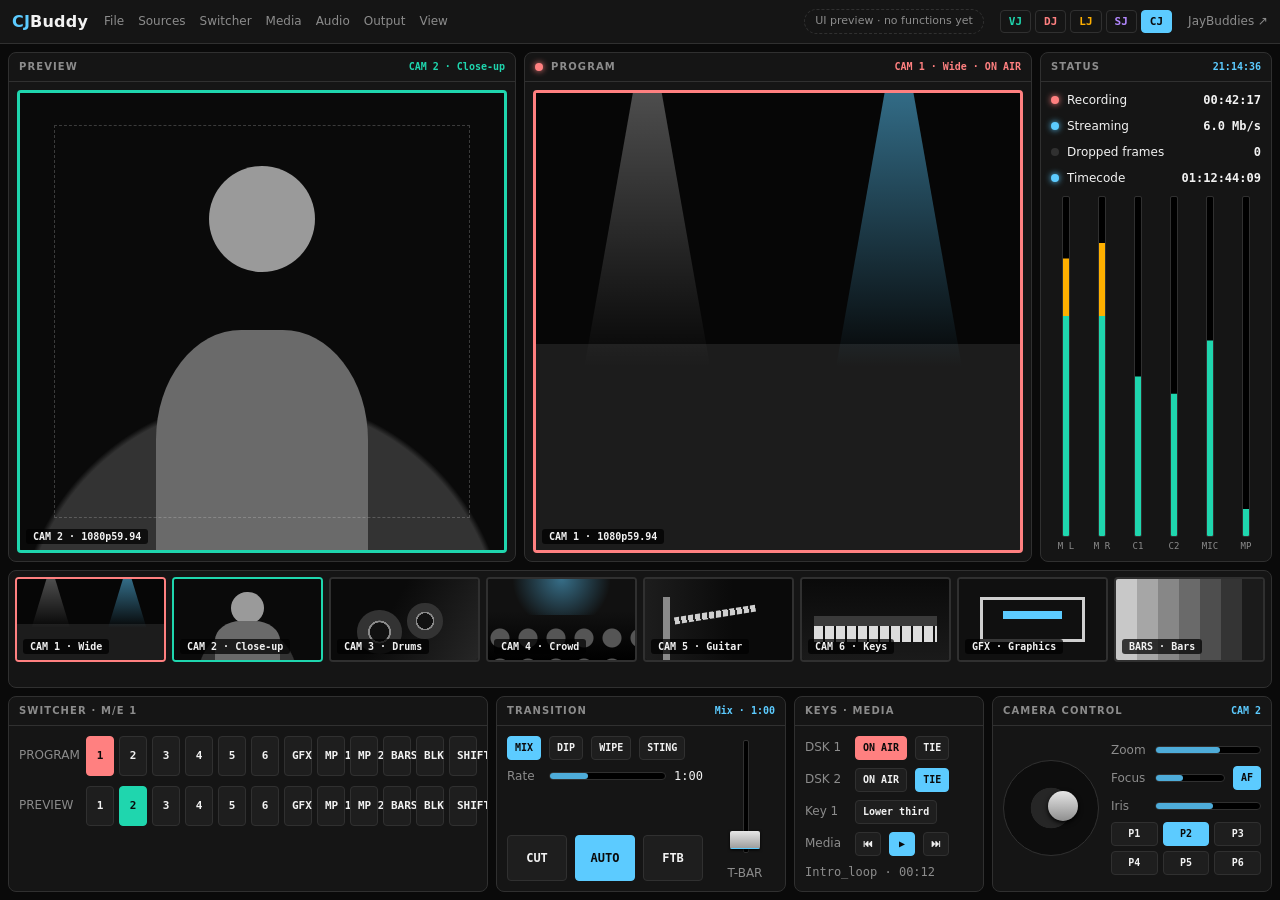
<file: apps/cj.html>
<!doctype html>
<html lang="en">
<head>
<meta charset="utf-8">
<meta name="viewport" content="width=device-width, initial-scale=1">
<title>CJBuddy · UI preview</title>
<link rel="icon" href="../favicon.svg" type="image/svg+xml">
<link rel="stylesheet" href="ui.css">
<style>
:root { --pvw: #1fd6ae; --pgm: #ff8080; }
main { display: grid; grid-template-rows: minmax(0, 1fr) 118px 196px; gap: 8px; min-height: 0; }
.top { display: grid; grid-template-columns: minmax(0, 1fr) minmax(0, 1fr) 232px; gap: 8px; min-height: 0; }
.mon { flex: 1; min-height: 0; display: grid; place-items: center; padding: 8px; }
.view { position: relative; height: 100%; max-width: 100%; aspect-ratio: 16 / 9; background: #000; border: 3px solid var(--t, var(--line)); border-radius: 4px; overflow: hidden; }
.view .tag { position: absolute; left: 6px; bottom: 6px; padding: 2px 7px; font: 600 10px var(--mono); background: #000b; border-radius: 3px; }
.view .safe { position: absolute; inset: 7%; border: 1px dashed #fff3; }
.pvw h3 em { color: var(--pvw); } .pgm h3 em { color: var(--pgm); }
/* Generated camera pictures: greys with one accent */
.shot { position: absolute; inset: 0; background: #0b0b0b; }
.shot::before, .shot::after { content: ""; position: absolute; }
.s1 { background: linear-gradient(#060606 55%, #1c1c1c 55%); }
.s1::before { left: 10%; top: -10%; width: 26%; height: 70%; background: linear-gradient(#fff5, transparent); clip-path: polygon(45% 0, 55% 0, 100% 100%, 0 100%); }
.s1::after { right: 12%; top: -10%; width: 26%; height: 70%; background: linear-gradient(color-mix(in srgb, var(--c) 60%, transparent), transparent); clip-path: polygon(45% 0, 55% 0, 100% 100%, 0 100%); }
.s2 { background: radial-gradient(circle at 50% 120%, #333 0 40%, #0a0a0a 41%); }
.s2::before { left: 39%; top: 16%; width: 22%; aspect-ratio: 1; border-radius: 50%; background: #9a9a9a; }
.s2::after { left: 28%; top: 52%; width: 44%; height: 60%; border-radius: 40% 40% 0 0; background: #6a6a6a; }
.s3 { background: linear-gradient(120deg, #0a0a0a 40%, #262626); }
.s3::before { left: 18%; top: 38%; width: 30%; aspect-ratio: 1; border-radius: 50%; background: radial-gradient(circle, #111 30%, #8a8a8a 31% 36%, #333 37%); }
.s3::after { left: 52%; top: 30%; width: 24%; aspect-ratio: 1; border-radius: 50%; background: radial-gradient(circle, #111 30%, #8a8a8a 31% 36%, #333 37%); }
.s4 { background: linear-gradient(#111 40%, #000); }
.s4::before { inset: 55% 0 0 0; background: radial-gradient(circle at 12px 14px, #555 0 9px, transparent 10px) 0 0 / 28px 30px; }
.s4::after { inset: 0 0 55% 0; background: radial-gradient(circle at 50% 0, color-mix(in srgb, var(--c) 50%, transparent), transparent 60%); }
.s5 { background: linear-gradient(90deg, #1d1d1d, #0a0a0a 60%); }
.s5::before { left: 12%; top: 22%; width: 5%; height: 78%; background: #8a8a8a; }
.s5::after { left: 20%; top: 40%; width: 56%; height: 9%; background: repeating-linear-gradient(90deg, #cfcfcf 0 5px, #222 5px 7px); transform: rotate(-9deg); }
.s6 { background: linear-gradient(#0a0a0a, #1a1a1a); }
.s6::before { left: 8%; right: 8%; top: 58%; height: 20%; background: repeating-linear-gradient(90deg, #dcdcdc 0 9px, #111 9px 11px); }
.s6::after { left: 8%; right: 8%; top: 46%; height: 12%; background: #3a3a3a; }
.s7 { background: #101010; }
.s7::before { inset: 22% 14%; border: 3px solid #cfcfcf; }
.s7::after { left: 30%; top: 40%; width: 40%; height: 9%; background: var(--c); }
.s8 { background: linear-gradient(90deg, #c8c8c8 0 14.3%, #a6a6a6 0 28.6%, #878787 0 42.9%, #6a6a6a 0 57.2%, #4e4e4e 0 71.5%, #343434 0 85.8%, #1b1b1b 0); }
.side .body { display: flex; flex-direction: column; gap: 10px; }
.stat { display: flex; align-items: center; gap: 8px; }
.stat b { margin-left: auto; font: 600 12px var(--mono); }
.aud { display: grid; grid-template-columns: repeat(6, 1fr); gap: 6px; flex: 1; min-height: 60px; }
.aud div { display: flex; flex-direction: column; align-items: center; gap: 4px; min-height: 0; font: 9px var(--mono); color: var(--dim); }
.aud .meter { flex: 1; align-self: center; width: 8px; }
.multi { display: grid; grid-template-columns: repeat(8, minmax(0, 1fr)); gap: 6px; padding: 6px; }
.multi .view { height: auto; width: 100%; border-width: 2px; }
.sw { display: grid; grid-template-columns: minmax(0, 1fr) 290px 190px 280px; gap: 8px; min-height: 0; }
.bus { display: grid; grid-template-columns: 62px repeat(12, minmax(0, 1fr)); align-items: center; gap: 5px; }
.bus .b { height: 40px; min-width: 0; font-size: 11px; }
.bus + .bus { margin-top: 10px; }
.tbar { display: grid; grid-template-columns: 1fr 60px; gap: 12px; height: 100%; }
.ptz { display: grid; grid-template-columns: 96px minmax(0, 1fr); gap: 12px; align-items: center; }
.stick { position: relative; width: 96px; height: 96px; border-radius: 50%; background: radial-gradient(circle, #262626 0 30%, #0d0d0d 31%); border: 1px solid var(--line); }
.stick::after { content: ""; position: absolute; left: 44px; top: 30px; width: 30px; height: 30px; border-radius: 50%; background: linear-gradient(#e6e6e6, #8f8f8f); box-shadow: 0 2px 5px #000; }
.grid3 { display: grid; grid-template-columns: repeat(3, 1fr); gap: 5px; }
</style>
</head>
<body data-app="cj">
<main>
  <div class="top">
    <section class="panel pvw"><h3>Preview <em>CAM 2 · Close-up</em></h3>
      <div class="mon"><div class="view" style="--t: var(--pvw)"><div class="shot s2"></div><div class="safe"></div><span class="tag">CAM 2 · 1080p59.94</span></div></div></section>
    <section class="panel pgm"><h3><span class="led rec"></span> Program <em>CAM 1 · Wide · ON AIR</em></h3>
      <div class="mon"><div class="view" style="--t: var(--pgm)"><div class="shot s1"></div><span class="tag">CAM 1 · 1080p59.94</span></div></div></section>
    <section class="panel side"><h3>Status <em>21:14:36</em></h3>
      <div class="body">
        <div class="stat"><span class="led rec"></span>Recording<b>00:42:17</b></div>
        <div class="stat"><span class="led on"></span>Streaming<b>6.0 Mb/s</b></div>
        <div class="stat"><span class="led"></span>Dropped frames<b>0</b></div>
        <div class="stat"><span class="led on"></span>Timecode<b>01:12:44:09</b></div>
        <div class="aud" id="aud"></div>
      </div></section>
  </div>

  <section class="panel multi" id="multi"></section>

  <div class="sw">
    <section class="panel"><h3>Switcher · M/E 1</h3><div class="body" id="buses"></div></section>

    <section class="panel"><h3>Transition <em>Mix · 1:00</em></h3>
      <div class="body tbar">
        <div class="col">
          <div class="row"><span class="b on">MIX</span><span class="b">DIP</span><span class="b">WIPE</span><span class="b">STING</span></div>
          <div class="row"><span class="dim" style="width:34px">Rate</span><span class="slide" style="--v:.33"></span><span class="mono">1:00</span></div>
          <div class="row" style="margin-top:auto"><span class="b xl">CUT</span><span class="b xl on">AUTO</span><span class="b xl">FTB</span></div>
        </div>
        <div class="col" style="align-items:center"><span class="fader wide" style="--v:.08"></span><span class="dim">T-BAR</span></div>
      </div></section>

    <section class="panel"><h3>Keys · Media</h3>
      <div class="body col">
        <div class="row"><span class="dim" style="width:42px">DSK 1</span><span class="b red">ON AIR</span><span class="b">TIE</span></div>
        <div class="row"><span class="dim" style="width:42px">DSK 2</span><span class="b">ON AIR</span><span class="b on">TIE</span></div>
        <div class="row"><span class="dim" style="width:42px">Key 1</span><span class="b">Lower third</span></div>
        <div class="row"><span class="dim" style="width:42px">Media</span><span class="b">⏮</span><span class="b on">▶</span><span class="b">⏭</span></div>
        <div class="dim mono" style="white-space:nowrap">Intro_loop · 00:12</div>
      </div></section>

    <section class="panel"><h3>Camera control <em>CAM 2</em></h3>
      <div class="body ptz">
        <div class="stick"></div>
        <div class="col">
          <div class="row"><span class="dim" style="width:36px">Zoom</span><span class="slide" style="--v:.62"></span></div>
          <div class="row"><span class="dim" style="width:36px">Focus</span><span class="slide" style="--v:.4"></span><span class="b on">AF</span></div>
          <div class="row"><span class="dim" style="width:36px">Iris</span><span class="slide" style="--v:.55"></span></div>
          <div class="grid3"><span class="b">P1</span><span class="b on">P2</span><span class="b">P3</span><span class="b">P4</span><span class="b">P5</span><span class="b">P6</span></div>
        </div>
      </div></section>
  </div>
</main>
<script src="ui.js"></script>
<script>
const { h, meter, btn } = UI;
UI.bar(['File', 'Sources', 'Switcher', 'Media', 'Audio', 'Output', 'View']);
const cams = ['Wide', 'Close-up', 'Drums', 'Crowd', 'Guitar', 'Keys', 'Graphics', 'Bars'];
const multi = document.getElementById('multi');
cams.forEach((n, i) => multi.append(h('div.view', { style: { '--t': i === 0 ? 'var(--pgm)' : i === 1 ? 'var(--pvw)' : 'var(--line)' } },
  h('div.shot.s' + (i + 1)), h('span.tag', (i < 6 ? 'CAM ' + (i + 1) : i === 6 ? 'GFX' : 'BARS') + ' · ' + n))));

const srcs = ['1', '2', '3', '4', '5', '6', 'GFX', 'MP 1', 'MP 2', 'BARS', 'BLK', 'SHIFT'];
const bus = (label, onIdx, cls) => h('div.bus', h('span.dim', label), srcs.map((s, i) => btn(s, i === onIdx ? cls : '')));
document.getElementById('buses').append(bus('PROGRAM', 0, 'red'), bus('PREVIEW', 1, 'green'));

[['M L', .78], ['M R', .76], ['C1', .6], ['C2', .3], ['MIC', .7], ['MP', .12]].forEach(([n, v]) =>
  document.getElementById('aud').append(h('div', meter(v), n)));
UI.animateMeters();
</script>
</body>
</html>
</file>
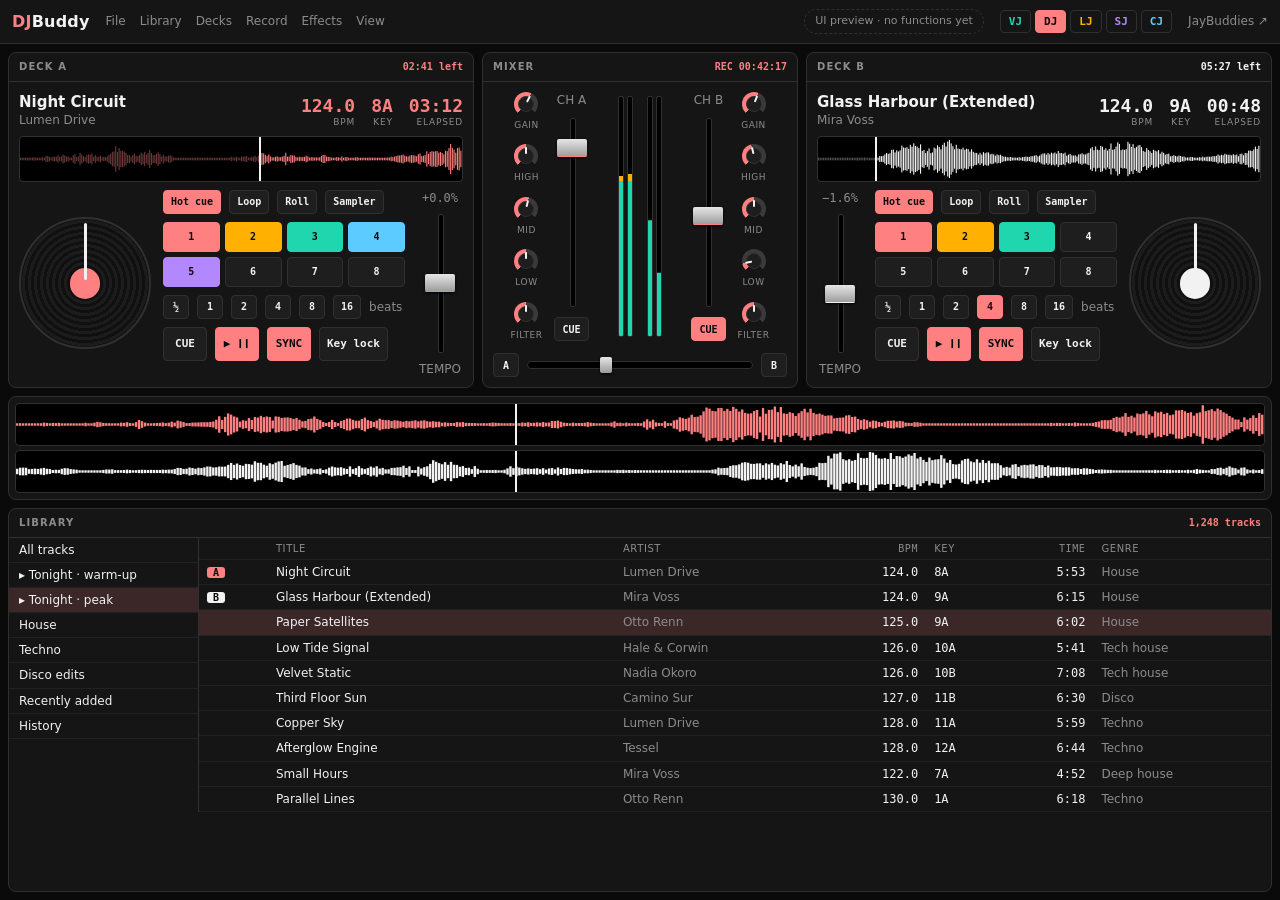
<file: apps/dj.html>
<!doctype html>
<html lang="en">
<head>
<meta charset="utf-8">
<meta name="viewport" content="width=device-width, initial-scale=1">
<title>DJBuddy · UI preview</title>
<link rel="icon" href="../favicon.svg" type="image/svg+xml">
<link rel="stylesheet" href="ui.css">
<style>
main { display: grid; grid-template-rows: 336px 104px minmax(0, 1fr); gap: 8px; min-height: 0; }
.decks { display: grid; grid-template-columns: minmax(0, 1fr) 316px minmax(0, 1fr); gap: 8px; min-height: 0; }
.deck { --k: var(--d); }
.deck .body { display: grid; grid-template-rows: auto 46px 1fr; gap: 8px; }
.deck h3 em { color: var(--d); }
.info { display: grid; grid-template-columns: 1fr auto auto auto; align-items: end; gap: 16px; }
.info .t { font-size: 15px; font-weight: 600; white-space: nowrap; overflow: hidden; text-overflow: ellipsis; }
.info .v { font: 600 18px var(--mono); color: var(--d); text-align: right; }
.info small { display: block; font-size: 9px; letter-spacing: .8px; text-transform: uppercase; color: var(--dim); text-align: right; }
.over { position: relative; background: #000; border: 1px solid var(--line); border-radius: 4px; overflow: hidden; }
.over::after, .scrollwave::after { content: ""; position: absolute; top: 0; bottom: 0; left: var(--at, 50%); width: 2px; background: var(--text); }
.ctl { display: grid; grid-template-columns: 132px 1fr 46px; gap: 12px; min-height: 0; }
.deck.right .ctl { grid-template-columns: 46px 1fr 132px; }
.platter { position: relative; align-self: center; width: 132px; height: 132px; border-radius: 50%; background: repeating-radial-gradient(circle, #1c1c1c 0 3px, #101010 3px 6px); border: 2px solid var(--line); }
.platter::before { content: ""; position: absolute; inset: 38%; border-radius: 50%; background: var(--d); }
.platter::after { content: ""; position: absolute; left: 50%; top: 4px; width: 3px; height: 44%; margin-left: -1.5px; background: var(--text); border-radius: 2px; transform-origin: 50% calc(100% + 6px); animation: turn 1.8s linear infinite; }
.deck.right .platter::after { animation-duration: 1.86s; }
@keyframes turn { to { transform: rotate(1turn); } }
.pads { display: grid; grid-template-columns: repeat(4, 1fr); gap: 5px; }
.pads .b { height: 30px; }
.pads .b.cue { color: var(--ink); background: var(--p); border-color: var(--p); }
.pitch { display: flex; flex-direction: column; align-items: center; gap: 4px; }
.mixer .body { display: grid; grid-template-rows: minmax(0, 1fr) auto; gap: 12px; }
.chs { display: grid; grid-template-columns: 1fr auto 1fr; gap: 12px; min-height: 0; }
.ch { display: grid; grid-template-columns: auto auto; justify-content: center; gap: 12px; min-height: 0; }
.ch .knobs { display: flex; flex-direction: column; justify-content: space-between; }
.ch .fad { display: flex; flex-direction: column; align-items: center; gap: 6px; min-height: 0; }
.mid { display: flex; gap: 3px; padding: 4px 0; }
.scrollwave { position: relative; background: #000; border: 1px solid var(--line); border-radius: 4px; overflow: hidden; }
.waves { display: grid; grid-template-rows: 1fr 1fr; gap: 4px; padding: 6px; }
.lib { display: grid; grid-template-columns: 190px minmax(0, 1fr); min-height: 0; }
.lib .list { border-right: 1px solid var(--line); }
td .tag { display: inline-block; min-width: 18px; padding: 0 5px; font: 700 10px var(--mono); color: var(--ink); border-radius: 3px; text-align: center; }
</style>
</head>
<body data-app="dj">
<main>
  <div class="decks">
    <section class="panel deck" style="--d: var(--dj)" id="deckA"></section>
    <section class="panel mixer"><h3>Mixer <em>REC 00:42:17</em></h3><div class="body" id="mixer"></div></section>
    <section class="panel deck right" style="--d: #f2f2f2" id="deckB"></section>
  </div>
  <section class="panel waves">
    <div class="scrollwave" style="--at: 40%"><canvas id="wA"></canvas></div>
    <div class="scrollwave" style="--at: 40%"><canvas id="wB"></canvas></div>
  </section>
  <section class="panel"><h3>Library <em>1,248 tracks</em></h3>
    <div class="lib">
      <div class="list" id="crates"></div>
      <div class="scroll"><table id="tracks"></table></div>
    </div></section>
</main>
<script src="ui.js"></script>
<script>
const { h, knob, fader, slide, meter, btn } = UI;
UI.bar(['File', 'Library', 'Decks', 'Record', 'Effects', 'View']);
const CUES = ['#ff8080', '#ffb000', '#1fd6ae', '#5ccbff', '#b388ff'];

function deck(id, side, t) {
  const pads = h('div.pads', Array.from({ length: 8 }, (_, i) => i < t.cues
    ? h('span.b.cue', { style: { '--p': CUES[i % CUES.length] } }, String(i + 1)) : btn(String(i + 1))));
  const center = h('div.col',
    h('div.row', btn('Hot cue', 'on'), btn('Loop'), btn('Roll'), btn('Sampler')), pads,
    h('div.row', btn('½'), btn('1'), btn('2'), btn('4', t.loop ? 'on' : ''), btn('8'), btn('16'), h('span.dim', 'beats')),
    h('div.row', btn('CUE', 'lg'), btn('▶ ❙❙', 'lg on'), btn('SYNC', 'lg' + (t.sync ? ' on' : '')), btn('Key lock', 'lg')));
  const platter = h('div.platter');
  const pitch = h('div.pitch', h('span.mono.dim', t.pitch), fader(t.pv, 'wide'), h('span.dim', 'TEMPO'));
  document.getElementById(id).append(
    h('h3', 'Deck ' + side, h('em', t.left + ' left')),
    h('div.body',
      h('div.info', h('div', h('div.t', t.title), h('div.dim', t.artist)),
        h('div', h('div.v', t.bpm), h('small', 'BPM')), h('div', h('div.v', t.key), h('small', 'Key')), h('div', h('div.v', t.time), h('small', 'Elapsed'))),
      h('div.over', { style: { '--at': t.at * 100 + '%' } }, h('canvas', { id: 'o' + side })),
      h('div.ctl', ...(side === 'A' ? [platter, center, pitch] : [pitch, center, platter]))));
}
deck('deckA', 'A', { title: 'Night Circuit', artist: 'Lumen Drive', bpm: '124.0', key: '8A', time: '03:12', left: '02:41', at: .54, cues: 5, sync: true, loop: false, pitch: '+0.0%', pv: .5 });
deck('deckB', 'B', { title: 'Glass Harbour (Extended)', artist: 'Mira Voss', bpm: '124.0', key: '9A', time: '00:48', left: '05:27', at: .13, cues: 3, sync: true, loop: true, pitch: '−1.6%', pv: .42 });

const ch = (name, o) => {
  const knobs = h('div.knobs', knob('Gain', o.g, 'sm'), knob('High', o.hi, 'sm'), knob('Mid', o.mid, 'sm'), knob('Low', o.lo, 'sm'), knob('Filter', .5, 'sm'));
  const fad = h('div.fad', h('span.dim', 'CH ' + name), fader(o.f, 'wide'), btn('CUE', o.cue ? 'on' : ''));
  return h('div.ch', ...(name === 'A' ? [knobs, fad] : [fad, knobs]));
};
document.getElementById('mixer').append(
  h('div.chs', ch('A', { g: .6, hi: .5, mid: .55, lo: .5, f: .86, cue: 0 }),
    h('div.mid', meter(.74), meter(.7), h('span', { style: { width: '8px' } }), meter(.42), meter(.4)),
    ch('B', { g: .58, hi: .45, mid: .5, lo: .12, f: .48, cue: 1 })),
  h('div.row', h('span.b', 'A'), slide(.34, 'thumb'), h('span.b', 'B')));

['All tracks', 'Tonight · warm-up', 'Tonight · peak', 'House', 'Techno', 'Disco edits', 'Recently added', 'History'].forEach((c, i) =>
  document.getElementById('crates').append(h('div' + (i === 2 ? '.sel' : ''), (i > 0 && i < 3 ? '▸ ' : '') + c)));
const rows = [
  ['A', 'Night Circuit', 'Lumen Drive', '124.0', '8A', '5:53', 'House'],
  ['B', 'Glass Harbour (Extended)', 'Mira Voss', '124.0', '9A', '6:15', 'House'],
  ['', 'Paper Satellites', 'Otto Renn', '125.0', '9A', '6:02', 'House'],
  ['', 'Low Tide Signal', 'Hale & Corwin', '126.0', '10A', '5:41', 'Tech house'],
  ['', 'Velvet Static', 'Nadia Okoro', '126.0', '10B', '7:08', 'Tech house'],
  ['', 'Third Floor Sun', 'Camino Sur', '127.0', '11B', '6:30', 'Disco'],
  ['', 'Copper Sky', 'Lumen Drive', '128.0', '11A', '5:59', 'Techno'],
  ['', 'Afterglow Engine', 'Tessel', '128.0', '12A', '6:44', 'Techno'],
  ['', 'Small Hours', 'Mira Voss', '122.0', '7A', '4:52', 'Deep house'],
  ['', 'Parallel Lines', 'Otto Renn', '130.0', '1A', '6:18', 'Techno'],
];
const T = document.getElementById('tracks');
T.append(h('tr', ['', 'Title', 'Artist', 'BPM', 'Key', 'Time', 'Genre'].map((x, i) => h('th' + (i === 3 || i === 5 ? '.n' : ''), x))));
rows.forEach((r, i) => T.append(h('tr' + (i === 2 ? '.sel' : ''),
  h('td', r[0] ? h('span.tag', { style: { background: r[0] === 'A' ? 'var(--dj)' : '#f2f2f2' } }, r[0]) : ''),
  h('td', r[1]), h('td.dim', r[2]), h('td.n', r[3]), h('td.mono', r[4]), h('td.n', r[5]), h('td.dim', r[6]))));

const red = getComputedStyle(document.body).getPropertyValue('--dj').trim();
UI.wave(document.getElementById('oA'), { seed: 11, color: red, played: .54, bars: 260, dimColor: '#6b3a3a' });
UI.wave(document.getElementById('oB'), { seed: 29, color: '#f2f2f2', played: .13, bars: 260, dimColor: '#555' });
UI.wave(document.getElementById('wA'), { seed: 5, color: red, bars: 420, played: 0 });
UI.wave(document.getElementById('wB'), { seed: 41, color: '#f2f2f2', bars: 420, played: 0 });
UI.animateMeters();
</script>
</body>
</html>
</file>
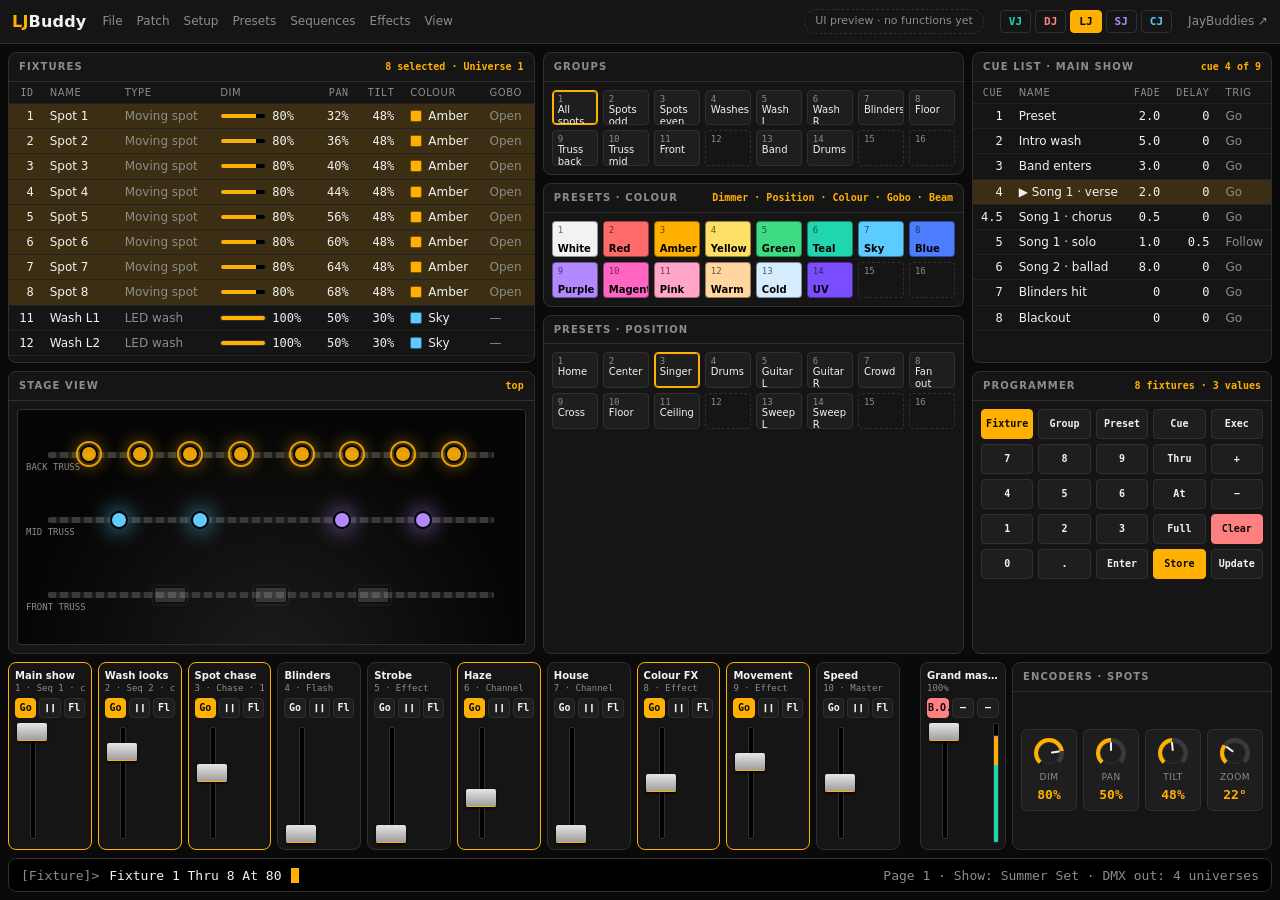
<file: apps/lj.html>
<!doctype html>
<html lang="en">
<head>
<meta charset="utf-8">
<meta name="viewport" content="width=device-width, initial-scale=1">
<title>LJBuddy · UI preview</title>
<link rel="icon" href="../favicon.svg" type="image/svg+xml">
<link rel="stylesheet" href="ui.css">
<style>
main { display: grid; grid-template-rows: minmax(0, 1fr) 188px 34px; gap: 8px; min-height: 0; }
.work { display: grid; grid-template-columns: minmax(0, 1.25fr) minmax(0, 1fr) 300px; gap: 8px; min-height: 0; }
.stack { display: grid; grid-template-rows: minmax(0, 1.1fr) minmax(0, 1fr); gap: 8px; min-height: 0; }
.stack3 { display: grid; grid-template-rows: auto auto minmax(0, 1fr); gap: 8px; min-height: 0; }
td .sw { display: inline-block; width: 12px; height: 12px; margin-right: 6px; vertical-align: -2px; border-radius: 2px; border: 1px solid #0008; }
td .lvl { display: inline-block; width: 46px; height: 6px; margin-right: 6px; background: #000; border: 1px solid var(--line); border-radius: 3px; overflow: hidden; vertical-align: 1px; }
td .lvl i { display: block; height: 100%; width: var(--v); background: var(--c); }
.stage { position: relative; flex: 1; min-height: 0; margin: 8px; background: radial-gradient(ellipse at 50% 110%, #1c1c1c, #050505 70%); border: 1px solid var(--line); border-radius: 4px; overflow: hidden; }
.truss { position: absolute; left: 6%; right: 6%; height: 6px; background: repeating-linear-gradient(90deg, #3a3a3a 0 8px, #1c1c1c 8px 12px); border-radius: 2px; }
.fx { position: absolute; width: 18px; height: 18px; margin: -9px; border-radius: 50%; background: var(--f); opacity: var(--o); box-shadow: 0 0 calc(var(--o) * 22px) var(--f); border: 2px solid #000; }
.fx.sel { outline: 2px solid var(--c); outline-offset: 2px; }
.fx.bar { width: 34px; margin-left: -17px; border-radius: 3px; }
.stage small { position: absolute; left: 8px; font: 9px var(--mono); color: var(--dim); }
.pool { display: grid; grid-template-columns: repeat(8, minmax(0, 1fr)); gap: 5px; padding: 8px; }
.cell { position: relative; aspect-ratio: 1 / .78; padding: 3px 5px; font-size: 10px; line-height: 1.2; background: var(--panel2); border: 1px solid var(--line); border-radius: 4px; overflow: hidden; }
.cell b { display: block; font: 9px var(--mono); color: var(--dim); font-weight: 400; }
.cell.empty { background: none; border-style: dashed; }
.cell.sel { border-color: var(--c); box-shadow: inset 0 0 0 1px var(--c); }
.cell.col { color: #000; border-color: #0006; background: var(--f); font-weight: 600; }
.cell.col b { color: #0009; }
.keys { display: grid; grid-template-columns: repeat(5, minmax(0, 1fr)); gap: 5px; padding: 8px; }
.keys .b { height: 30px; min-width: 0; padding: 0; }
.execs { display: grid; grid-template-columns: repeat(10, minmax(0, 1fr)) 8px 86px 260px; gap: 6px; min-height: 0; }
.ex { display: grid; grid-template-rows: auto auto minmax(0, 1fr); gap: 5px; padding: 6px; background: var(--panel); border: 1px solid var(--line); border-radius: 8px; min-height: 0; }
.ex.run { border-color: var(--c); }
.ex .nm { font-size: 10px; font-weight: 600; white-space: nowrap; overflow: hidden; text-overflow: ellipsis; }
.ex .nm small { display: block; font: 9px var(--mono); color: var(--dim); font-weight: 400; }
.ex .bt { display: grid; grid-template-columns: repeat(3, 1fr); gap: 3px; }
.ex .bt .b { min-width: 0; height: 20px; padding: 0; }
.ex .fd { display: flex; justify-content: center; gap: 6px; min-height: 0; }
.ex.gm { border-color: var(--line); }
.enc { display: grid; grid-template-columns: repeat(4, 1fr); gap: 6px; padding: 8px; align-content: center; height: 100%; }
.enc div { display: grid; justify-items: center; gap: 4px; padding: 8px 4px; background: var(--panel2); border: 1px solid var(--line); border-radius: 6px; }
.enc b { font: 600 13px var(--mono); color: var(--c); }
.cmd { display: flex; align-items: center; gap: 10px; padding: 0 12px; font: 13px var(--mono); background: #000; border: 1px solid var(--line); border-radius: 8px; }
.cmd i { width: 8px; height: 15px; background: var(--c); animation: blink 1s steps(1) infinite; }
@keyframes blink { 50% { opacity: 0; } }
</style>
</head>
<body data-app="lj">
<main>
  <div class="work">
    <div class="stack">
      <section class="panel"><h3>Fixtures <em>8 selected · Universe 1</em></h3><div class="scroll"><table id="fix"></table></div></section>
      <section class="panel"><h3>Stage view <em>top</em></h3><div class="stage" id="stage"></div></section>
    </div>

    <div class="stack3">
      <section class="panel"><h3>Groups</h3><div class="pool" id="groups"></div></section>
      <section class="panel"><h3>Presets · Colour <em>Dimmer · Position · Colour · Gobo · Beam</em></h3><div class="pool" id="colors"></div></section>
      <section class="panel"><h3>Presets · Position</h3><div class="pool" id="pos"></div></section>
    </div>

    <div class="stack">
      <section class="panel"><h3>Cue list · Main show <em>cue 4 of 9</em></h3><div class="scroll"><table id="cues"></table></div></section>
      <section class="panel"><h3>Programmer <em>8 fixtures · 3 values</em></h3><div class="keys" id="keys"></div></section>
    </div>
  </div>

  <div class="execs" id="execs"></div>

  <div class="cmd"><span class="dim">[Fixture]&gt;</span><span>Fixture 1 Thru 8 At 80</span><i></i><span class="grow" style="flex:1"></span><span class="dim">Page 1 · Show: Summer Set · DMX out: 4 universes</span></div>
</main>
<script src="ui.js"></script>
<script>
const { h, knob, fader, meter, btn } = UI;
UI.bar(['File', 'Patch', 'Setup', 'Presets', 'Sequences', 'Effects', 'View']);

const FX = [
  [1, 'Spot 1', 'Moving spot', 80, 32, 48, '#ffb000', 'Amber', 'Open'], [2, 'Spot 2', 'Moving spot', 80, 36, 48, '#ffb000', 'Amber', 'Open'],
  [3, 'Spot 3', 'Moving spot', 80, 40, 48, '#ffb000', 'Amber', 'Open'], [4, 'Spot 4', 'Moving spot', 80, 44, 48, '#ffb000', 'Amber', 'Open'],
  [5, 'Spot 5', 'Moving spot', 80, 56, 48, '#ffb000', 'Amber', 'Open'], [6, 'Spot 6', 'Moving spot', 80, 60, 48, '#ffb000', 'Amber', 'Open'],
  [7, 'Spot 7', 'Moving spot', 80, 64, 48, '#ffb000', 'Amber', 'Open'], [8, 'Spot 8', 'Moving spot', 80, 68, 48, '#ffb000', 'Amber', 'Open'],
  [11, 'Wash L1', 'LED wash', 100, 50, 30, '#5ccbff', 'Sky', '—'], [12, 'Wash L2', 'LED wash', 100, 50, 30, '#5ccbff', 'Sky', '—'],
  [13, 'Wash R1', 'LED wash', 100, 50, 30, '#b388ff', 'Purple', '—'], [14, 'Wash R2', 'LED wash', 100, 50, 30, '#b388ff', 'Purple', '—'],
  [21, 'Blinder 1', 'Blinder', 0, 0, 0, '#f2f2f2', 'White', '—'], [22, 'Blinder 2', 'Blinder', 0, 0, 0, '#f2f2f2', 'White', '—'],
];
const T = document.getElementById('fix');
T.append(h('tr', ['ID', 'Name', 'Type', 'Dim', 'Pan', 'Tilt', 'Colour', 'Gobo'].map((x, i) => h('th' + (i === 0 || i === 4 || i === 5 ? '.n' : ''), x))));
FX.forEach(f => T.append(h('tr' + (f[0] <= 8 ? '.sel' : ''), h('td.n', f[0]), h('td', f[1]), h('td.dim', f[2]),
  h('td.mono', h('span.lvl', h('i', { style: { '--v': f[3] + '%' } })), f[3] + '%'), h('td.n', f[4] + '%'), h('td.n', f[5] + '%'),
  h('td', h('span.sw', { style: { background: f[6] } }), f[7]), h('td.dim', f[8]))));

const st = document.getElementById('stage');
[['18%', 'BACK TRUSS'], ['46%', 'MID TRUSS'], ['78%', 'FRONT TRUSS']].forEach(([y, n]) => st.append(h('div.truss', { style: { top: y } }), h('small', { style: { top: `calc(${y} + 10px)` } }, n)));
const dot = (x, y, color, o, cls = '') => st.append(h('span.fx' + cls, { style: { left: x + '%', top: y + '%', '--f': color, '--o': o } }));
[14, 24, 34, 44, 56, 66, 76, 86].forEach(x => dot(x, 19, '#ffb000', .9, '.sel'));
[20, 36, 64, 80].forEach((x, i) => dot(x, 47, i < 2 ? '#5ccbff' : '#b388ff', 1));
[30, 50, 70].forEach(x => dot(x, 79, '#f2f2f2', .15, '.bar'));

const pool = (id, items, sel) => items.forEach((n, i) => document.getElementById(id).append(
  n ? h('div.cell' + (i === sel ? '.sel' : ''), h('b', i + 1), n) : h('div.cell.empty', h('b', i + 1))));
pool('groups', ['All spots', 'Spots odd', 'Spots even', 'Washes', 'Wash L', 'Wash R', 'Blinders', 'Floor', 'Truss back', 'Truss mid', 'Front', '', 'Band', 'Drums', '', ''], 0);
[['White', '#f2f2f2'], ['Red', '#ff6b6b'], ['Amber', '#ffb000'], ['Yellow', '#ffe066'], ['Green', '#3ddc84'], ['Teal', '#1fd6ae'], ['Sky', '#5ccbff'], ['Blue', '#4d7cff'],
 ['Purple', '#b388ff'], ['Magenta', '#ff66c4'], ['Pink', '#ffa6c9'], ['Warm', '#ffd6a0'], ['Cold', '#d6ecff'], ['UV', '#7a4dff'], null, null].forEach((c, i) =>
  document.getElementById('colors').append(c ? h('div.cell.col' + (i === 2 ? '.sel' : ''), { style: { '--f': c[1] } }, h('b', i + 1), c[0]) : h('div.cell.empty', h('b', i + 1))));
pool('pos', ['Home', 'Center', 'Singer', 'Drums', 'Guitar L', 'Guitar R', 'Crowd', 'Fan out', 'Cross', 'Floor', 'Ceiling', '', 'Sweep L', 'Sweep R', '', ''], 2);

const C = document.getElementById('cues');
C.append(h('tr', ['Cue', 'Name', 'Fade', 'Delay', 'Trig'].map((x, i) => h('th' + (i === 0 || i === 2 || i === 3 ? '.n' : ''), x))));
[['1', 'Preset', '2.0', '0', 'Go'], ['2', 'Intro wash', '5.0', '0', 'Go'], ['3', 'Band enters', '3.0', '0', 'Go'], ['4', 'Song 1 · verse', '2.0', '0', 'Go'], ['4.5', 'Song 1 · chorus', '0.5', '0', 'Go'],
 ['5', 'Song 1 · solo', '1.0', '0.5', 'Follow'], ['6', 'Song 2 · ballad', '8.0', '0', 'Go'], ['7', 'Blinders hit', '0', '0', 'Go'], ['8', 'Blackout', '0', '0', 'Go']].forEach((c, i) =>
  C.append(h('tr' + (i === 3 ? '.sel' : ''), h('td.n', c[0]), h('td', (i === 3 ? '▶ ' : '') + c[1]), h('td.n', c[2]), h('td.n', c[3]), h('td.dim', c[4]))));

const K = ['Fixture', 'Group', 'Preset', 'Cue', 'Exec', '7', '8', '9', 'Thru', '+', '4', '5', '6', 'At', '−', '1', '2', '3', 'Full', 'Clear', '0', '.', 'Enter', 'Store', 'Update'];
K.forEach(k => document.getElementById('keys').append(btn(k, k === 'Fixture' ? 'on' : k === 'Store' ? 'amber' : k === 'Clear' ? 'red' : '')));

const E = document.getElementById('execs');
[['Main show', 'Seq 1 · cue 4', 1, 1], ['Wash looks', 'Seq 2 · cue 2', .8, 1], ['Spot chase', 'Chase · 128 BPM', .6, 1], ['Blinders', 'Flash', 0, 0], ['Strobe', 'Effect', 0, 0],
 ['Haze', 'Channel', .35, 1], ['House', 'Channel', 0, 0], ['Colour FX', 'Effect', .5, 1], ['Movement', 'Effect', .7, 1], ['Speed', 'Master', .5, 0]].forEach(([n, s, v, run], i) =>
  E.append(h('div.ex' + (run ? '.run' : ''), h('div.nm', n, h('small', (i + 1) + ' · ' + s)), h('div.bt', btn('Go', run ? 'on' : ''), btn('❙❙'), btn('Fl')), h('div.fd', fader(v, 'wide')))));
E.append(h('span'), h('div.ex.gm', h('div.nm', 'Grand master', h('small', '100%')), h('div.bt', btn('B.O.', 'red'), btn('—'), btn('—')), h('div.fd', fader(1, 'wide'), meter(.8))),
  h('section.panel', h('h3', 'Encoders · Spots'), h('div.enc', [['Dim', '80%', .8], ['Pan', '50%', .5], ['Tilt', '48%', .48], ['Zoom', '22°', .3]].map(([n, v, k]) => h('div', knob(n, k), h('b', v))))));
UI.animateMeters();
</script>
</body>
</html>
</file>
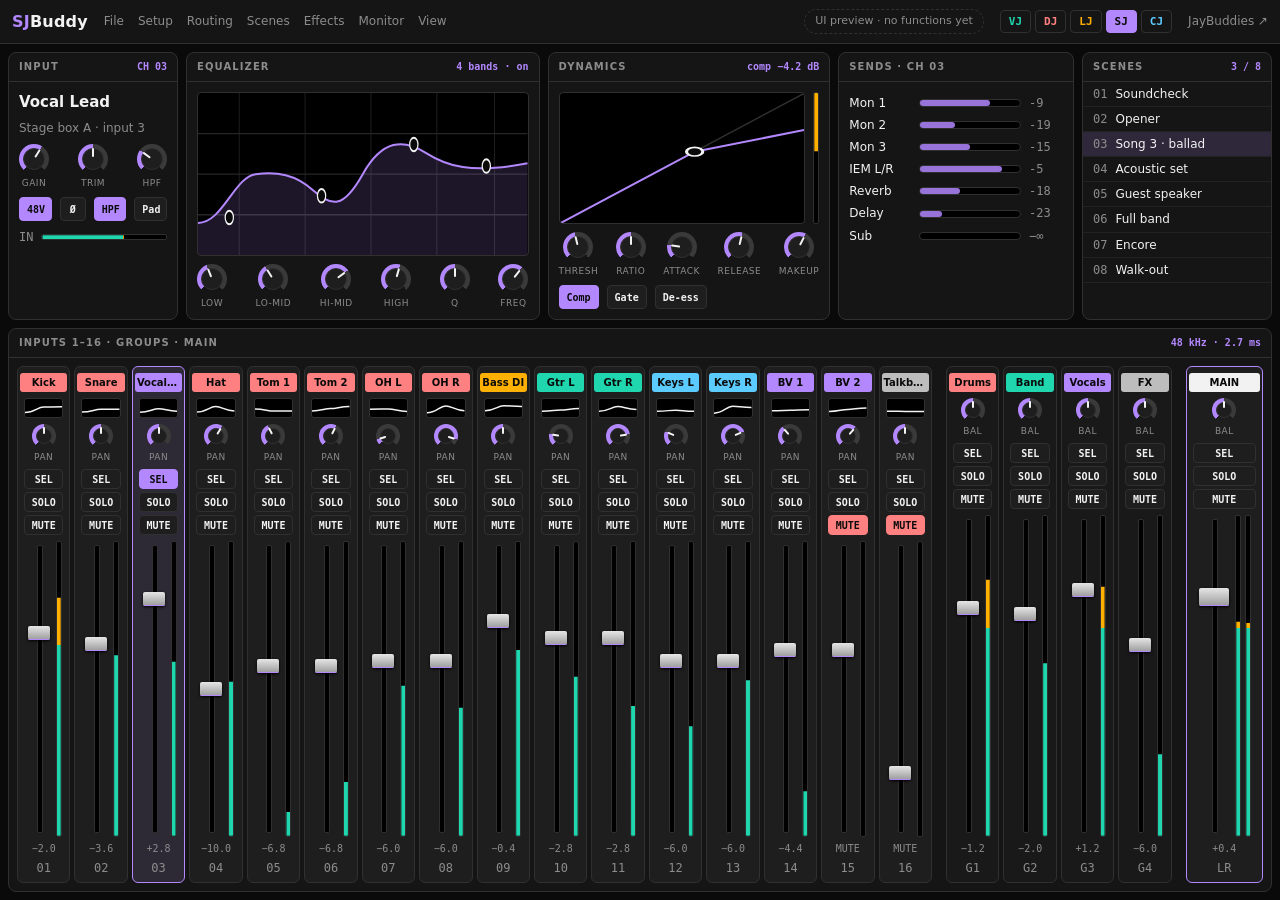
<file: apps/sj.html>
<!doctype html>
<html lang="en">
<head>
<meta charset="utf-8">
<meta name="viewport" content="width=device-width, initial-scale=1">
<title>SJBuddy · UI preview</title>
<link rel="icon" href="../favicon.svg" type="image/svg+xml">
<link rel="stylesheet" href="ui.css">
<style>
main { display: grid; grid-template-rows: 268px minmax(0, 1fr); gap: 8px; min-height: 0; }
.detail { display: grid; grid-template-columns: 170px minmax(0, 1.5fr) minmax(0, 1.2fr) minmax(0, 1fr) 190px; gap: 8px; min-height: 0; }
.graph { position: relative; flex: 1; min-height: 0; background: #000; border: 1px solid var(--line); border-radius: 4px; overflow: hidden; }
.graph svg { display: block; width: 100%; height: 100%; }
.send { display: grid; grid-template-columns: 62px 1fr 34px; align-items: center; gap: 8px; padding: 3px 0; }
.strips { flex: 1; display: flex; gap: 4px; min-height: 0; padding: 8px; }
.strip { flex: 1; min-width: 0; display: flex; flex-direction: column; align-items: center; gap: 6px; padding: 6px 2px; background: var(--panel2); border: 1px solid var(--line); border-radius: 6px; }
.strip.sel { border-color: var(--c); background: color-mix(in srgb, var(--c) 10%, var(--panel2)); }
.strip .name { width: 100%; padding: 3px 2px; font-size: 10px; font-weight: 600; text-align: center; color: var(--ink); background: var(--t, #888); border-radius: 3px; white-space: nowrap; overflow: hidden; text-overflow: ellipsis; }
.strip .b { min-width: 0; width: 100%; height: 20px; padding: 0; }
.strip .btns { display: grid; gap: 3px; width: calc(100% - 8px); }
.strip .fad { display: flex; gap: 4px; flex: 1; min-height: 0; }
.strip .db { font: 10px var(--mono); color: var(--dim); }
.strip.bus { background: #191919; }
.strip.main { flex: 1.5; border-color: var(--c); }
.gap { width: 6px; flex: none; }
.mini { width: calc(100% - 8px); height: 20px; background: #000; border: 1px solid var(--line); border-radius: 3px; }
.mini svg { display: block; width: 100%; height: 100%; }
</style>
</head>
<body data-app="sj">
<main>
  <div class="detail">
    <section class="panel"><h3>Input <em>CH 03</em></h3>
      <div class="body col">
        <div style="font-size:15px;font-weight:600">Vocal Lead</div>
        <div class="dim">Stage box A · input 3</div>
        <div class="row spread" id="inknobs"></div>
        <div class="row"><span class="b on">48V</span><span class="b">Ø</span><span class="b on">HPF</span><span class="b">Pad</span></div>
        <div class="row"><span class="dim mono">IN</span><span class="meter h" data-live=".7" style="--l:.7"></span></div>
      </div></section>

    <section class="panel"><h3>Equalizer <em>4 bands · on</em></h3>
      <div class="body col">
        <div class="graph"><svg viewBox="0 0 400 120" preserveAspectRatio="none">
          <g stroke="#262626" stroke-width="1"><path d="M0 30H400M0 60H400M0 90H400M50 0V120M130 0V120M210 0V120M290 0V120M360 0V120"/></g>
          <path d="M0 96 C30 96 44 62 70 60 S118 60 140 72 S176 86 200 60 S250 34 276 44 S330 60 400 52 V120 H0Z" fill="var(--c)" opacity=".16"/>
          <path d="M0 96 C30 96 44 62 70 60 S118 60 140 72 S176 86 200 60 S250 34 276 44 S330 60 400 52" fill="none" stroke="var(--c)" stroke-width="2" vector-effect="non-scaling-stroke"/>
          <g fill="var(--bg)" stroke="var(--text)" stroke-width="1.5"><circle cx="38" cy="92" r="5"/><circle cx="150" cy="76" r="5"/><circle cx="262" cy="38" r="5"/><circle cx="350" cy="54" r="5"/></g>
        </svg></div>
        <div class="row spread" id="eqknobs"></div>
      </div></section>

    <section class="panel"><h3>Dynamics <em>comp −4.2 dB</em></h3>
      <div class="body col">
        <div class="row" style="flex:1;min-height:0;align-items:stretch">
          <div class="graph"><svg viewBox="0 0 120 120" preserveAspectRatio="none">
            <path d="M0 120L120 0" stroke="#333" stroke-width="1" fill="none"/>
            <path d="M0 120 L66 54 L120 34" stroke="var(--c)" stroke-width="2" fill="none" vector-effect="non-scaling-stroke"/>
            <circle cx="66" cy="54" r="4" fill="var(--bg)" stroke="var(--text)" stroke-width="1.5"/>
          </svg></div>
          <span class="meter gr" data-live=".35" style="--l:.35"></span>
        </div>
        <div class="row spread" id="dynknobs"></div>
        <div class="row"><span class="b on">Comp</span><span class="b">Gate</span><span class="b">De-ess</span></div>
      </div></section>

    <section class="panel"><h3>Sends · CH 03</h3><div class="body" id="sends"></div></section>

    <section class="panel"><h3>Scenes <em>3 / 8</em></h3><div class="list scroll" id="scenes"></div></section>
  </div>

  <section class="panel"><h3>Inputs 1–16 · Groups · Main <em>48 kHz · 2.7 ms</em></h3>
    <div class="strips" id="strips"></div></section>
</main>
<script src="ui.js"></script>
<script>
const { h, knob, fader, slide, meter, btn } = UI;
UI.bar(['File', 'Setup', 'Routing', 'Scenes', 'Effects', 'Monitor', 'View']);
const r = UI.rng(3);

document.getElementById('inknobs').append(knob('Gain', .62), knob('Trim', .5), knob('HPF', .3));
document.getElementById('eqknobs').append(knob('Low', .42), knob('Lo-mid', .38), knob('Hi-mid', .7), knob('High', .56), knob('Q', .5), knob('Freq', .64));
document.getElementById('dynknobs').append(knob('Thresh', .45), knob('Ratio', .5), knob('Attack', .2), knob('Release', .55), knob('Makeup', .6));
[['Mon 1', .7], ['Mon 2', .35], ['Mon 3', .5], ['IEM L/R', .82], ['Reverb', .4], ['Delay', .22], ['Sub', 0]].forEach(([n, v]) =>
  document.getElementById('sends').append(h('div.send', n, slide(v), h('span.mono.dim', v ? (Math.round(v * 30) - 30) + '' : '−∞'))));
['Soundcheck', 'Opener', 'Song 3 · ballad', 'Acoustic set', 'Guest speaker', 'Full band', 'Encore', 'Walk-out'].forEach((s, i) =>
  document.getElementById('scenes').append(h('div' + (i === 2 ? '.sel' : ''), h('span.mono.dim', String(i + 1).padStart(2, '0')), s)));

const COL = { drums: '#ff8080', bass: '#ffb000', gtr: '#1fd6ae', keys: '#5ccbff', vox: '#b388ff', fx: '#bdbdbd' };
const inputs = [
  ['Kick', 'drums', .7, .72], ['Snare', 'drums', .66, .68], ['Vocal Lead', 'vox', .82, .74], ['Hat', 'drums', .5, .4], ['Tom 1', 'drums', .58, .2], ['Tom 2', 'drums', .58, .16],
  ['OH L', 'drums', .6, .5], ['OH R', 'drums', .6, .5], ['Bass DI', 'bass', .74, .7], ['Gtr L', 'gtr', .68, .62], ['Gtr R', 'gtr', .68, .58], ['Keys L', 'keys', .6, .44],
  ['Keys R', 'keys', .6, .46], ['BV 1', 'vox', .64, .3], ['BV 2', 'vox', .64, 0], ['Talkback', 'fx', .2, 0],
];
const mini = () => { const a = 10 + r() * 6, b = 6 + r() * 8, c = 8 + r() * 6; return h('div.mini', { html: `<svg viewBox="0 0 60 20" preserveAspectRatio="none"><path d="M0 ${a} C15 ${a} 20 ${b} 30 ${b} S45 ${c} 60 ${c}" fill="none" stroke="currentColor" stroke-width="1.5" vector-effect="non-scaling-stroke"/></svg>` }); };
const strip = (n, name, color, f, lvl, o = {}) => h('div.strip' + (o.cls || ''),
  h('span.name', { style: { '--t': color } }, name),
  o.plain ? null : mini(),
  knob(o.plain ? 'Bal' : 'Pan', o.pan ?? .5, 'sm'),
  h('div.btns', btn('SEL', o.sel ? 'on' : ''), btn('SOLO', o.solo ? 'amber' : ''), btn('MUTE', o.mute ? 'red' : '')),
  h('div.fad', fader(f, o.wide ? 'wide' : ''), meter(o.mute ? 0 : lvl), o.wide ? meter(lvl * .96) : null),
  h('span.db', o.mute ? 'MUTE' : (f > .74 ? '+' : '−') + Math.abs((f - .75) * 40).toFixed(1)),
  h('span.dim.mono', n));
const S = document.getElementById('strips');
inputs.forEach(([name, grp, f, lvl], i) => S.append(strip(String(i + 1).padStart(2, '0'), name, COL[grp], f, lvl,
  { cls: i === 2 ? '.sel' : '', sel: i === 2, mute: i === 14 || i === 15, solo: false, pan: [.5, .5, .5, .62, .4, .6, .1, .9, .5, .2, .8, .25, .75, .35, .65, .5][i] })));
S.append(h('span.gap'));
[['Drums', COL.drums, .72, .7], ['Band', COL.gtr, .7, .64], ['Vocals', COL.vox, .78, .7], ['FX', COL.fx, .6, .35]].forEach(([n, c, f, l], i) =>
  S.append(strip('G' + (i + 1), n, c, f, l, { cls: '.bus', plain: true })));
S.append(h('span.gap'), strip('LR', 'MAIN', '#f2f2f2', .76, .78, { cls: '.main', plain: true, wide: true }));
UI.animateMeters();
</script>
</body>
</html>
</file>
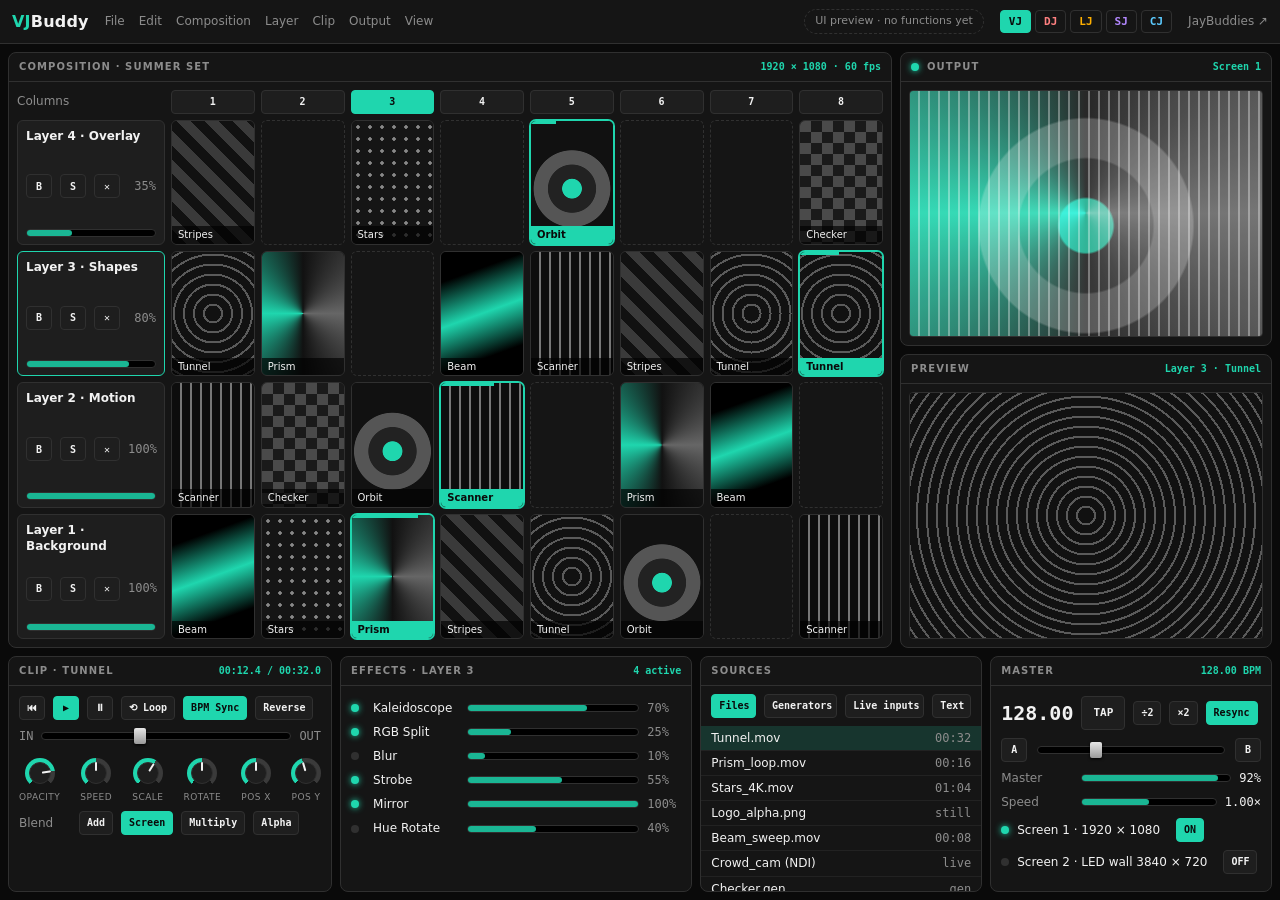
<file: apps/vj.html>
<!doctype html>
<html lang="en">
<head>
<meta charset="utf-8">
<meta name="viewport" content="width=device-width, initial-scale=1">
<title>VJBuddy · UI preview</title>
<link rel="icon" href="../favicon.svg" type="image/svg+xml">
<link rel="stylesheet" href="ui.css">
<style>
main { display: grid; grid-template: minmax(0, 1fr) 236px / minmax(0, 1fr) 372px; gap: 8px; min-height: 0; }
.comp .body { display: grid; grid-template-rows: auto repeat(4, minmax(0, 1fr)); gap: 6px; padding: 8px; }
.lrow { display: grid; grid-template-columns: 148px repeat(8, minmax(0, 1fr)); gap: 6px; min-height: 0; }
.lrow.head { align-items: center; }
.lrow.head .b { width: 100%; }
.layer { display: flex; flex-direction: column; justify-content: space-between; gap: 4px; padding: 7px 8px; background: var(--panel2); border: 1px solid var(--line); border-radius: 6px; }
.layer.sel { border-color: var(--c); }
.layer .slide { flex: none; width: 100%; }
.clip { position: relative; min-height: 0; border: 1px solid var(--line); border-radius: 6px; overflow: hidden; background: #0d0d0d; }
.clip.empty { border-style: dashed; background: none; }
.clip.live { border-color: var(--c); box-shadow: 0 0 0 1px var(--c); }
.clip span { position: absolute; left: 0; right: 0; bottom: 0; padding: 2px 6px; font-size: 10px; background: #000a; white-space: nowrap; overflow: hidden; text-overflow: ellipsis; }
.clip.live span { color: var(--ink); background: var(--c); font-weight: 600; }
.clip u { position: absolute; left: 0; top: 0; height: 3px; width: var(--p); background: var(--c); }
/* Generated "footage": greys plus the app colour */
.art { position: absolute; inset: 0; }
.a1 { background: repeating-linear-gradient(45deg, #111 0 10px, #3a3a3a 10px 20px); }
.a2 { background: radial-gradient(circle at 50% 55%, var(--c) 0 12%, #222 13% 30%, #555 31% 48%, #111 49%); }
.a3 { background: conic-gradient(from 0deg at 50% 50%, #111, #666, #111, var(--c), #111); }
.a4 { background: repeating-linear-gradient(90deg, #0d0d0d 0 8px, #777 8px 10px); }
.a5 { background: radial-gradient(circle, #888 1.5px, transparent 2px) 0 0 / 12px 12px, #151515; }
.a6 { background: linear-gradient(160deg, #000 20%, var(--c) 50%, #000 80%); }
.a7 { background: repeating-conic-gradient(#1a1a1a 0 25%, #4a4a4a 0 50%) 0 0 / 22px 22px; }
.a8 { background: repeating-radial-gradient(circle at 50% 50%, #111 0 8px, #5a5a5a 8px 10px); }
.spin { animation: turn 9s linear infinite; inset: -40%; }
.slidex { animation: slidex 2.4s linear infinite; }
.pulse { animation: pulse 1.9s ease-in-out infinite; }
@keyframes turn { to { transform: rotate(1turn); } }
@keyframes slidex { to { background-position: 40px 0; } }
@keyframes pulse { 50% { transform: scale(1.5); } }
.monitors { display: grid; grid-template-rows: 1fr 1fr; gap: 8px; min-height: 0; }
.screen { position: relative; flex: 1; min-height: 0; margin: 8px; background: #000; border: 1px solid var(--line); border-radius: 4px; overflow: hidden; }
.screen .mix { position: absolute; inset: 0; mix-blend-mode: screen; opacity: .8; }
.bottom { grid-column: 1 / -1; display: grid; grid-template-columns: 1.15fr 1.25fr 1fr 1fr; gap: 8px; min-height: 0; }
.fx { display: grid; grid-template-columns: 14px 86px 1fr 34px; align-items: center; gap: 8px; padding: 4px 0; }
.xf { display: grid; grid-template-columns: auto 1fr auto; align-items: center; gap: 10px; }
</style>
</head>
<body data-app="vj">
<main>
  <section class="panel comp">
    <h3>Composition · Summer Set <em>1920 × 1080 · 60 fps</em></h3>
    <div class="body" id="grid"></div>
  </section>

  <div class="monitors">
    <section class="panel"><h3><span class="led on"></span> Output <em>Screen 1</em></h3>
      <div class="screen"><div class="art a3 spin"></div><div class="art a4 slidex mix"></div><div class="art a2 pulse mix"></div></div></section>
    <section class="panel"><h3>Preview <em>Layer 3 · Tunnel</em></h3>
      <div class="screen"><div class="art a8 pulse"></div></div></section>
  </div>

  <div class="bottom">
    <section class="panel"><h3>Clip · Tunnel <em>00:12.4 / 00:32.0</em></h3>
      <div class="body col">
        <div class="row"><span class="b">⏮</span><span class="b on">▶</span><span class="b">⏸</span><span class="b">⟲ Loop</span><span class="b on">BPM Sync</span><span class="b">Reverse</span></div>
        <div class="row"><span class="dim mono">IN</span><span class="slide thumb" style="--v:.39"></span><span class="dim mono">OUT</span></div>
        <div class="row spread" id="clipknobs" style="margin-top:6px"></div>
        <div class="row"><span class="dim" style="width:52px">Blend</span><span class="b">Add</span><span class="b on">Screen</span><span class="b">Multiply</span><span class="b">Alpha</span></div>
      </div></section>

    <section class="panel"><h3>Effects · Layer 3 <em>4 active</em></h3>
      <div class="body" id="fx"></div></section>

    <section class="panel"><h3>Sources</h3>
      <div class="row" style="padding:8px 10px 0"><span class="b on">Files</span><span class="b">Generators</span><span class="b">Live inputs</span><span class="b">Text</span></div>
      <div class="list scroll" id="files" style="margin-top:8px"></div></section>

    <section class="panel"><h3>Master <em>128.00 BPM</em></h3>
      <div class="body col">
        <div class="row"><span class="big">128.00</span><span class="b lg">TAP</span><span class="b">÷2</span><span class="b">×2</span><span class="b on">Resync</span></div>
        <div class="xf"><span class="b">A</span><span class="slide thumb" style="--v:.3"></span><span class="b">B</span></div>
        <div class="row"><span class="dim" style="width:72px">Master</span><span class="slide" style="--v:.92"></span><span class="mono">92%</span></div>
        <div class="row"><span class="dim" style="width:72px">Speed</span><span class="slide" style="--v:.5"></span><span class="mono">1.00×</span></div>
        <div class="row"><span class="led on"></span>Screen 1 · 1920 × 1080<span class="grow"></span><span class="b on">ON</span></div>
        <div class="row"><span class="led"></span>Screen 2 · LED wall 3840 × 720<span class="grow"></span><span class="b">OFF</span></div>
      </div></section>
  </div>
</main>
<script src="ui.js"></script>
<script>
const { h, knob, slide, btn } = UI;
UI.bar(['File', 'Edit', 'Composition', 'Layer', 'Clip', 'Output', 'View']);

const names = ['Stripes', 'Orbit', 'Prism', 'Scanner', 'Stars', 'Beam', 'Checker', 'Tunnel'];
const layers = [
  { name: 'Layer 4 · Overlay', op: .35, live: 4, clips: [1, 0, 5, 0, 2, 0, 0, 7] },
  { name: 'Layer 3 · Shapes', op: .8, live: 7, sel: true, clips: [8, 3, 0, 6, 4, 1, 8, 8] },
  { name: 'Layer 2 · Motion', op: 1, live: 3, clips: [4, 7, 2, 4, 0, 3, 6, 0] },
  { name: 'Layer 1 · Background', op: 1, live: 2, clips: [6, 5, 3, 1, 8, 2, 0, 4] },
];
const grid = document.getElementById('grid');
grid.append(h('div.lrow.head', h('span.dim', 'Columns'), Array.from({ length: 8 }, (_, i) => btn(String(i + 1), i === 2 ? 'on' : ''))));
layers.forEach((L, li) => grid.append(h('div.lrow',
  h('div.layer' + (L.sel ? '.sel' : ''),
    h('div', { style: { 'font-weight': 600 } }, L.name),
    h('div.row', btn('B'), btn('S'), btn('✕'), h('span.mono.dim', { style: { 'margin-left': 'auto' } }, Math.round(L.op * 100) + '%')),
    slide(L.op)),
  L.clips.map((a, ci) => a
    ? h('div.clip' + (ci === L.live ? '.live' : ''), h('div.art.a' + a), ci === L.live ? h('u', { style: { '--p': (30 + li * 17) + '%' } }) : null, h('span', names[a - 1]))
    : h('div.clip.empty')))));

document.getElementById('clipknobs').append(knob('Opacity', .8), knob('Speed', .5), knob('Scale', .62), knob('Rotate', .5), knob('Pos X', .5), knob('Pos Y', .44));
[['Kaleidoscope', .7, 1], ['RGB Split', .25, 1], ['Blur', .1, 0], ['Strobe', .55, 1], ['Mirror', 1, 1], ['Hue Rotate', .4, 0]].forEach(([n, v, on]) =>
  document.getElementById('fx').append(h('div.fx', h('span.led' + (on ? '.on' : '')), n, slide(v), h('span.mono.dim', Math.round(v * 100) + '%'))));
[['Tunnel.mov', '00:32', 1], ['Prism_loop.mov', '00:16'], ['Stars_4K.mov', '01:04'], ['Logo_alpha.png', 'still'], ['Beam_sweep.mov', '00:08'], ['Crowd_cam (NDI)', 'live'], ['Checker.gen', 'gen']].forEach(([n, d, sel]) =>
  document.getElementById('files').append(h('div' + (sel ? '.sel' : ''), n, h('span.mono.dim', { style: { 'margin-left': 'auto' } }, d))));
</script>
</body>
</html>
</file>
<file: apps/ui.css>
/* Shared look for the JayBuddies app UI previews (static mockups). */
:root {
  --bg: #0a0a0a; --panel: #151515; --panel2: #1e1e1e; --panel3: #262626; --line: #303030;
  --text: #f2f2f2; --dim: #8c8c8c; --ink: #0a0a0a;
  --vj: #1fd6ae; --dj: #ff8080; --lj: #ffb000; --sj: #b388ff; --cj: #5ccbff;
  --good: #1fd6ae; --hot: #ffb000; --clip: #ff8080;
  --mono: ui-monospace, SFMono-Regular, Consolas, monospace;
}
body[data-app="vj"] { --c: var(--vj); } body[data-app="dj"] { --c: var(--dj); }
body[data-app="lj"] { --c: var(--lj); } body[data-app="sj"] { --c: var(--sj); }
body[data-app="cj"] { --c: var(--cj); }

* { box-sizing: border-box; }
html, body { height: 100%; }
body {
  margin: 0; min-width: 1240px; min-height: 760px;
  display: grid; grid-template-rows: auto 1fr; gap: 8px; padding: 0 8px 8px;
  background: var(--bg); color: var(--text);
  font: 12px/1.35 system-ui, "Segoe UI", Roboto, sans-serif;
  user-select: none; overflow: auto;
}

/* Top bar */
.bar { display: flex; align-items: center; gap: 16px; height: 44px; margin: 0 -8px; padding: 0 12px; background: var(--panel); border-bottom: 1px solid var(--line); }
.bar .logo { font-size: 16px; font-weight: 700; letter-spacing: .2px; color: var(--text); text-decoration: none; }
.bar .logo b { color: var(--c); }
.bar .menus { display: flex; gap: 14px; color: var(--dim); }
.bar .grow { flex: 1; }
.bar .apps { display: flex; gap: 4px; }
.bar .apps a { padding: 4px 8px; font: 700 11px var(--mono); color: var(--a); text-decoration: none; border: 1px solid var(--line); border-radius: 4px; }
.bar .apps a:hover { border-color: var(--a); }
.bar .apps a.here { color: var(--ink); background: var(--a); border-color: var(--a); }
.bar .note { padding: 4px 10px; font-size: 11px; color: var(--dim); border: 1px dashed var(--line); border-radius: 99px; white-space: nowrap; }
.bar .home { color: var(--dim); text-decoration: none; }
.bar .home:hover { color: var(--text); }

/* Panels */
.panel { display: flex; flex-direction: column; min-width: 0; min-height: 0; background: var(--panel); border: 1px solid var(--line); border-radius: 8px; overflow: hidden; }
.panel > h3 { display: flex; align-items: center; gap: 8px; margin: 0; padding: 7px 10px; font-size: 10px; font-weight: 600; letter-spacing: 1.1px; text-transform: uppercase; color: var(--dim); border-bottom: 1px solid var(--line); }
.panel > h3 em { margin-left: auto; font-style: normal; letter-spacing: 0; text-transform: none; color: var(--c); font-family: var(--mono); }
.panel > .body { flex: 1; min-height: 0; padding: 10px; }
.row { display: flex; align-items: center; gap: 8px; }
.col { display: flex; flex-direction: column; gap: 8px; }
.spread { justify-content: space-between; }
.dim { color: var(--dim); }
.mono { font-family: var(--mono); }
.big { font: 600 20px var(--mono); }

/* Buttons */
.b { display: inline-grid; place-items: center; min-width: 26px; height: 24px; padding: 0 7px; font: 600 10px var(--mono); color: var(--text); background: var(--panel2); border: 1px solid var(--line); border-radius: 4px; white-space: nowrap; }
.b.on { color: var(--ink); background: var(--c); border-color: var(--c); }
.b.red { color: var(--ink); background: var(--clip); border-color: var(--clip); }
.b.green { color: var(--ink); background: var(--good); border-color: var(--good); }
.b.amber { color: var(--ink); background: var(--hot); border-color: var(--hot); }
.b.lg { height: 34px; min-width: 44px; font-size: 11px; }
.b.xl { height: 46px; min-width: 60px; font-size: 12px; }
.led { width: 8px; height: 8px; border-radius: 50%; background: var(--line); flex: none; }
.led.on { background: var(--c); box-shadow: 0 0 6px var(--c); }
.led.rec { background: var(--clip); box-shadow: 0 0 6px var(--clip); }

/* Knob: --v from 0 to 1 */
.knob { display: grid; justify-items: center; gap: 3px; font-size: 9px; color: var(--dim); text-transform: uppercase; letter-spacing: .5px; }
.knob i { position: relative; width: 30px; height: 30px; border-radius: 50%; background: conic-gradient(from 225deg, var(--k, var(--c)) calc(var(--v) * 270deg), #3a3a3a 0 270deg, transparent 0); }
.knob i::after { content: ""; position: absolute; inset: 4px; border-radius: 50%; background: var(--panel2); border: 1px solid var(--line); }
.knob i::before { content: ""; position: absolute; z-index: 1; left: 50%; top: 50%; width: 2px; height: 9px; margin: -11px 0 0 -1px; background: var(--text); border-radius: 1px; transform-origin: 50% 11px; transform: rotate(calc(-135deg + var(--v) * 270deg)); }
.knob.sm i { width: 24px; height: 24px; } .knob.sm i::before { height: 7px; margin-top: -9px; transform-origin: 50% 9px; }

/* Vertical fader: --v from 0 to 1 */
.fader { position: relative; width: 26px; flex: 1; min-height: 60px; }
.fader::before { content: ""; position: absolute; left: 11px; top: 4px; bottom: 4px; width: 4px; background: #000; border: 1px solid var(--line); border-radius: 2px; }
.fader::after { content: ""; position: absolute; left: 2px; width: 22px; height: 14px; bottom: calc(var(--v) * (100% - 14px)); background: linear-gradient(#e6e6e6, #9a9a9a); border-radius: 2px; box-shadow: inset 0 -6px 0 -5px var(--k, var(--c)), 0 1px 3px #000; }
.fader.wide { width: 34px; } .fader.wide::before { left: 15px; } .fader.wide::after { width: 30px; height: 18px; bottom: calc(var(--v) * (100% - 18px)); }

/* Horizontal slider: --v from 0 to 1 */
.slide { position: relative; flex: 1; min-width: 40px; height: 8px; background: #000; border: 1px solid var(--line); border-radius: 4px; }
.slide::before { content: ""; position: absolute; inset: 0 auto 0 0; width: calc(var(--v) * 100%); background: var(--k, var(--c)); border-radius: 3px; opacity: .85; }
.slide.thumb::after { content: ""; position: absolute; top: -5px; left: calc(var(--v) * (100% - 12px)); width: 12px; height: 16px; background: linear-gradient(#e6e6e6, #9a9a9a); border-radius: 2px; box-shadow: 0 1px 3px #000; }
.slide.thumb::before { opacity: 0; }

/* Level meter: --l from 0 to 1 */
.meter { position: relative; width: 6px; flex: none; align-self: stretch; min-height: 30px; background: #000; border: 1px solid var(--line); border-radius: 2px; overflow: hidden; }
.meter::before { content: ""; position: absolute; inset: 0; background: linear-gradient(to top, var(--good) 0 65%, var(--hot) 65% 88%, var(--clip) 88%); clip-path: inset(calc((1 - var(--l, .5)) * 100%) 0 0 0); transition: clip-path .1s linear; }
.meter.h { width: auto; height: 6px; min-height: 0; align-self: auto; flex: 1; }
.meter.h::before { background: linear-gradient(to right, var(--good) 0 65%, var(--hot) 65% 88%, var(--clip) 88%); clip-path: inset(0 calc((1 - var(--l, .5)) * 100%) 0 0); }
.meter.gr::before { background: var(--hot); clip-path: inset(0 0 calc((1 - var(--l, .2)) * 100%) 0); }

/* Tables and lists */
table { width: 100%; border-collapse: collapse; }
th, td { padding: 4px 8px; text-align: left; white-space: nowrap; border-bottom: 1px solid #222; }
th { position: sticky; top: 0; font-size: 10px; font-weight: 500; letter-spacing: .6px; text-transform: uppercase; color: var(--dim); background: var(--panel); }
td.n, th.n { font-family: var(--mono); text-align: right; }
tr.sel td { background: color-mix(in srgb, var(--c) 16%, transparent); }
.list > div { display: flex; align-items: center; gap: 8px; padding: 4px 10px; border-bottom: 1px solid #222; }
.list > div.sel { background: color-mix(in srgb, var(--c) 16%, transparent); }
.scroll { overflow: hidden; }
canvas { display: block; width: 100%; height: 100%; }

@media (prefers-reduced-motion: reduce) { *, *::before, *::after { animation: none !important; transition: none !important; } }
</file>
